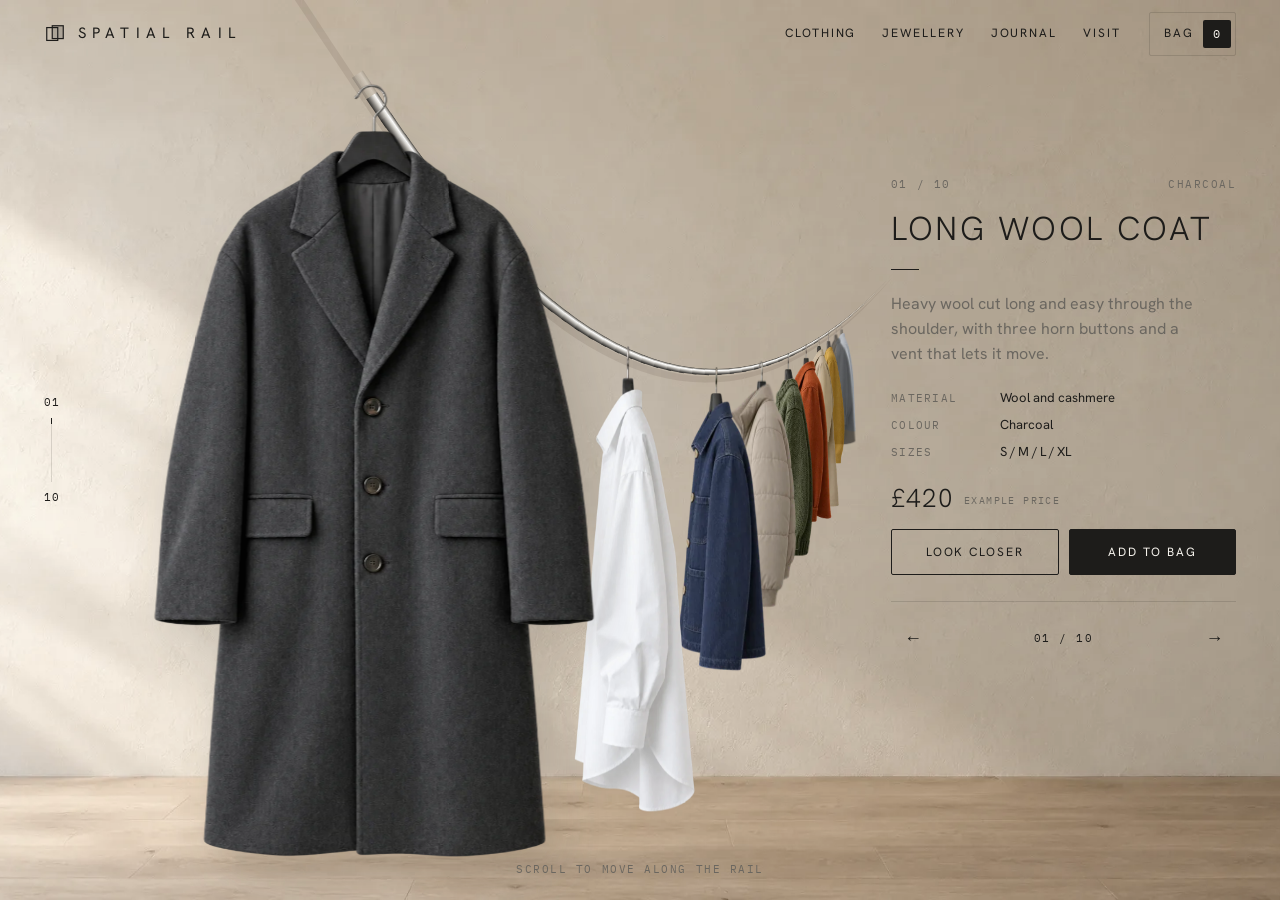
<file: index.html>
<!doctype html>
<html lang="en-GB">
<head>
<meta charset="utf-8">
<meta name="viewport" content="width=device-width, initial-scale=1, viewport-fit=cover">
<title>Spatial Rail live demo / Spatial Sites</title>
<meta name="description" content="Spatial Rail live demo — an interactive menswear demo featuring garments in natural cloth, jewellery, and journal.">
<meta name="robots" content="index, follow">
<meta name="theme-color" content="#000000">
<meta property="og:type" content="website">
<meta property="og:title" content="Spatial Rail live demo">
<meta property="og:description" content="Ten pieces in natural cloth on one rail. Scroll along it, turn a piece round, see it worn.">
<meta property="og:image" content="/demo/poster.webp">
<meta property="og:url" content="https://spatialsites.co/kits/spatial-rail/demo">
<meta name="twitter:card" content="summary_large_image">
<meta name="twitter:title" content="Spatial Rail live demo">
<meta name="twitter:description" content="Ten pieces in natural cloth on one rail. Scroll along it, turn a piece round, see it worn.">
<meta name="twitter:image" content="/demo/poster.webp">
<link rel="canonical" href="https://spatialsites.co/kits/spatial-rail/demo">
<link rel="icon" href="/demo/favicon.svg" type="image/svg+xml">
<link rel="preload" as="font" type="font/woff2" href="/wrapper-fonts/jetbrains-mono-latin.woff2" crossorigin>
<script type="application/ld+json">
{
  "@context": "https://schema.org",
  "@type": "WebSite",
  "name": "Spatial Rail",
  "url": "https://spatialsites.co/kits/spatial-rail/demo",
  "description": "Spatial Rail live demo — an interactive menswear demo featuring garments in natural cloth, jewellery, and journal."
}
</script>
<style>
  @font-face {
    font-family: "JetBrains Mono";
    font-style: normal;
    font-weight: 100 800;
    font-display: swap;
    src: url("/wrapper-fonts/jetbrains-mono-latin.woff2") format("woff2");
  }
  html, body { height: 100%; margin: 0; background: #000; overflow: hidden; }
  .demo-view { position: fixed; inset: 0; z-index: 90; background: #000; overflow: hidden; }
  .demo-view-frame { position: relative; z-index: 1; display: block; width: 100%; height: 100%; border: 0; overflow: clip; }
  .demo-boot {
    position: absolute; inset: 0; z-index: 2;
    display: grid; place-items: center;
    background: #ebe6dd; color: #1d1c1a;
    transition: opacity .35s ease, visibility .35s ease;
  }
  .demo-boot.is-done { opacity: 0; visibility: hidden; }
  .demo-boot-inner { display: grid; justify-items: center; gap: 18px; }
  .demo-boot-mark {
    margin: 0; font: 400 15px/1 "JetBrains Mono", ui-monospace, SFMono-Regular, Menlo, Consolas, monospace;
    letter-spacing: .42em; text-indent: .42em; text-transform: uppercase;
  }
  .demo-boot-bar { position: relative; width: 120px; height: 1px; overflow: hidden; background: rgba(29, 28, 26, .14); }
  .demo-boot-bar::after {
    content: ""; position: absolute; inset: 0; background: #1d1c1a;
    transform: translateX(-100%); animation: demo-boot-progress 1.15s cubic-bezier(.16, 1, .3, 1) infinite;
  }
  @keyframes demo-boot-progress {
    0% { transform: translateX(-100%); }
    60%, 100% { transform: translateX(100%); }
  }
  .demo-view-back {
    position: absolute; left: 14px; bottom: calc(14px + env(safe-area-inset-bottom)); z-index: 3;
    display: flex; align-items: center; gap: 6px;
    padding: 7px 11px 7px 8px;
    border: 1px solid rgba(255, 255, 255, .16); border-radius: 6px;
    background: rgba(10, 10, 12, .72); color: #f4f1ea;
    font: 400 11px/1.5 "JetBrains Mono", ui-monospace, SFMono-Regular, Menlo, Consolas, monospace;
    letter-spacing: .88px; text-transform: uppercase; text-decoration: none;
    box-sizing: border-box;
    -webkit-backdrop-filter: blur(6px); backdrop-filter: blur(6px);
    opacity: .35; transition: opacity .18s ease;
  }
  .demo-view-back:hover, .demo-view-back:focus-visible { opacity: 1; }
  .demo-view-back:focus-visible, .demo-dl-btn:focus-visible { outline: 2px solid #fff; outline-offset: 3px; }
  .demo-view-back svg { flex: none; }
  .demo-dl { position: absolute; right: 14px; bottom: calc(14px + env(safe-area-inset-bottom)); z-index: 3; }
  .demo-dl-btn {
    position: relative; display: inline-flex; align-items: center; justify-content: center;
    width: 48px; height: 48px; padding: 0;
    box-sizing: border-box;
    border: 1px solid rgba(255, 236, 184, .6); border-radius: 50%;
    background: #d4ac55; color: #16120a;
    box-shadow: 0 8px 24px rgba(0, 0, 0, .45); cursor: pointer;
    transition: filter .18s ease, transform .15s ease;
  }
  .demo-dl-btn:hover { filter: brightness(1.07); transform: translateY(-1px); }
  .demo-dl-btn svg { width: 20px; height: 20px; }
  .demo-dl-word {
    position: absolute; right: 58px; top: 9px; padding: 6px 10px;
    border-radius: 4px; background: rgba(10, 10, 12, .86); color: #f4f1ea;
    font: 600 12px/1.2 Inter, system-ui, sans-serif; letter-spacing: .24px;
    white-space: nowrap; opacity: 0; transform: translateX(4px);
    pointer-events: none; transition: opacity .16s ease, transform .16s ease;
  }
  .demo-dl:hover .demo-dl-word, .demo-dl-btn:focus-visible + .demo-dl-word { opacity: 1; transform: none; }
  .sr-only {
    position: absolute; width: 1px; height: 1px; padding: 0; margin: -1px;
    overflow: hidden; clip: rect(0, 0, 0, 0); white-space: nowrap; border: 0;
  }
  @media (max-width: 640px) {
    .demo-view-back { border-radius: 50%; justify-content: center; width: 36px; height: 36px; padding: 0; }
    .demo-view-back span { display: none; }
    .demo-dl-btn { width: 44px; height: 44px; }
    /* Keep the 36px / 44px look but give both controls a 48px touch target. */
    .demo-view-back::before, .demo-dl-btn::before {
      content: ""; position: absolute; border-radius: 50%;
    }
    .demo-view-back::before { inset: -6px; }
    .demo-dl-btn::before { inset: -2px; }
  }
  @media (prefers-reduced-motion: reduce) {
    .demo-view-back, .demo-dl-btn, .demo-dl-word, .demo-boot { transition: none; }
    .demo-boot-bar::after { animation: none; transform: none; opacity: .35; }
  }
</style>
</head>
<body>
<div class="demo-view">
  <h1 class="sr-only">Spatial Rail live demo</h1>
  <iframe src="/demo/index.html" title="Spatial Rail live demo" class="demo-view-frame" allow="fullscreen"></iframe>
  <div class="demo-boot" id="demo-boot" aria-hidden="true">
    <div class="demo-boot-inner">
      <p class="demo-boot-mark">Spatial Rail</p>
      <span class="demo-boot-bar"></span>
    </div>
  </div>
</div>
<script>
  (function () {
    var boot = document.getElementById("demo-boot");
    var frame = document.querySelector(".demo-view-frame");
    if (!boot || !frame) return;
    var started = performance.now();
    var hidden = false;
    function hide() {
      if (hidden) return;
      hidden = true;
      var wait = Math.max(0, 280 - (performance.now() - started));
      setTimeout(function () {
        boot.classList.add("is-done");
        setTimeout(function () { boot.remove(); }, 400);
      }, wait);
    }
    frame.addEventListener("load", hide, { once: true });
    setTimeout(function () {
      try {
        if (frame.contentDocument && frame.contentDocument.location.pathname === "/demo/index.html") hide();
      } catch (_) {}
    }, 0);
    setTimeout(hide, 8000);
  })();
</script>
</body>
</html>
</file>
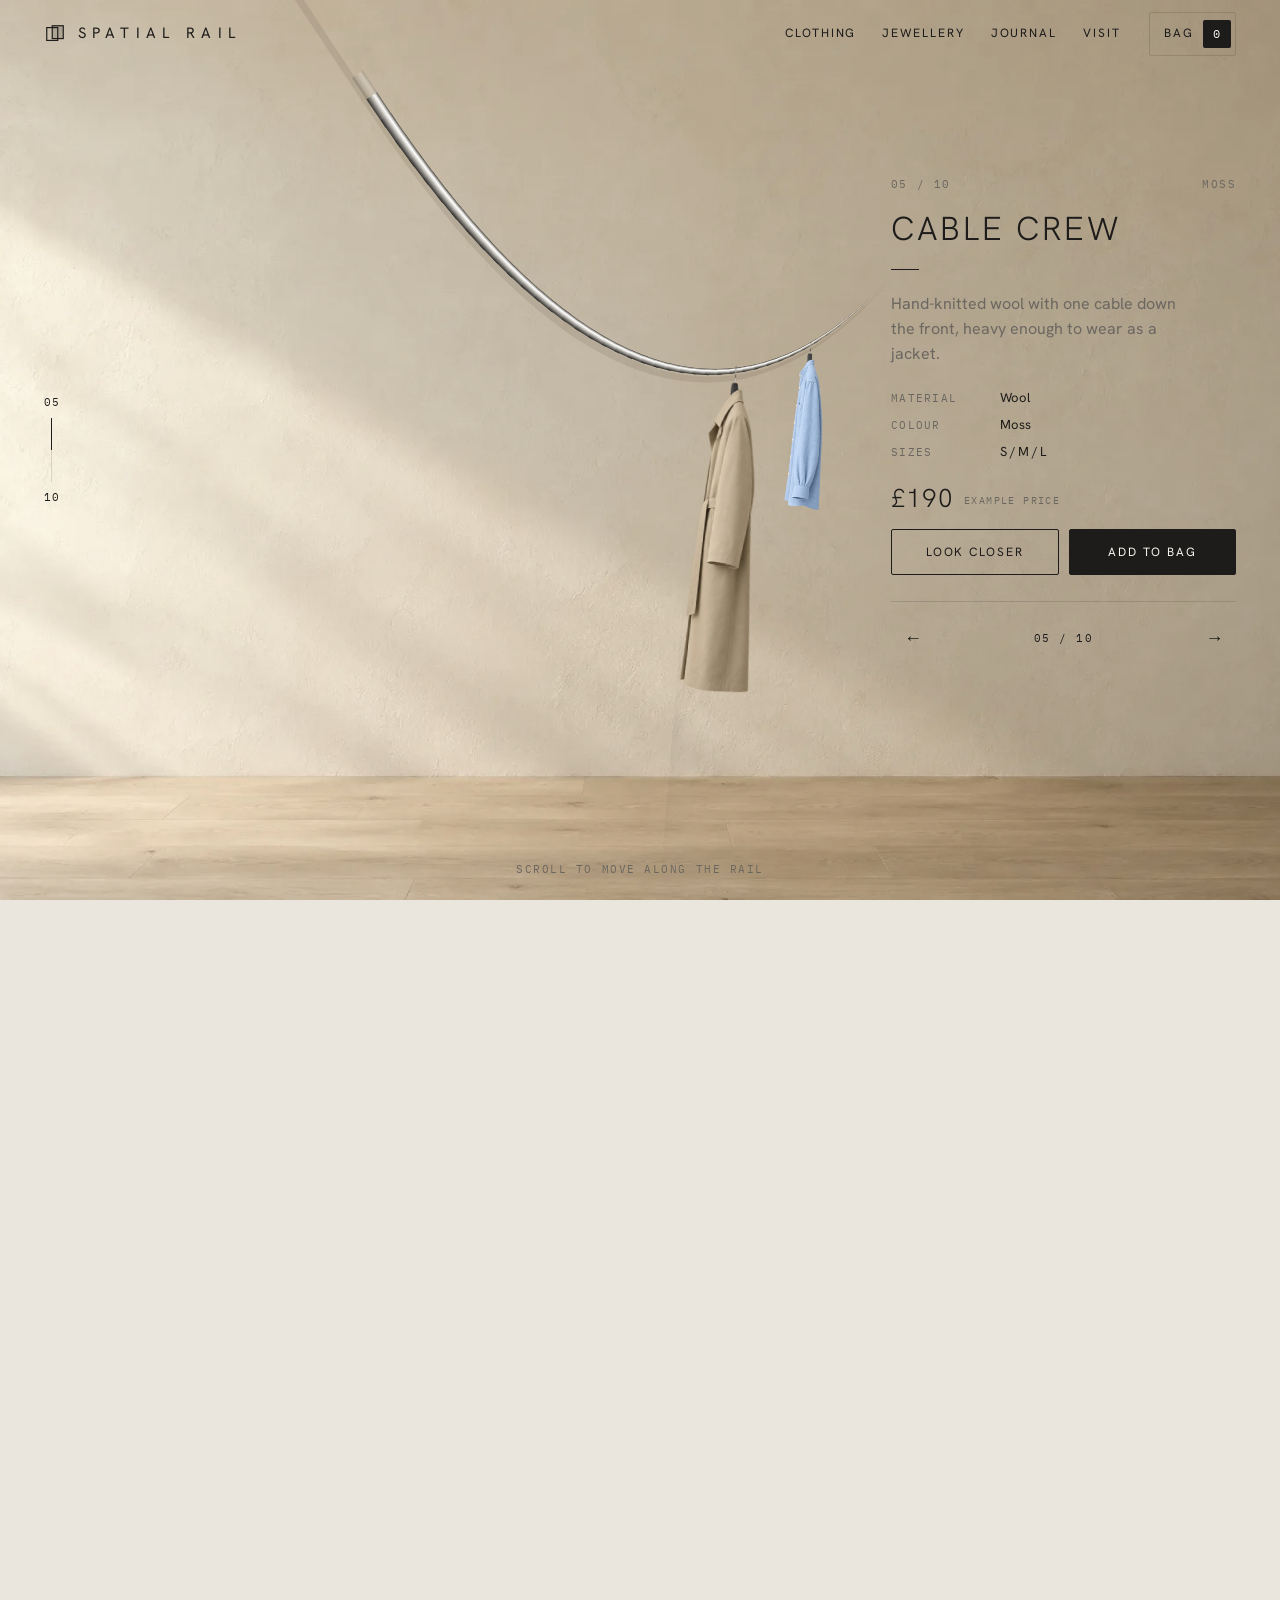
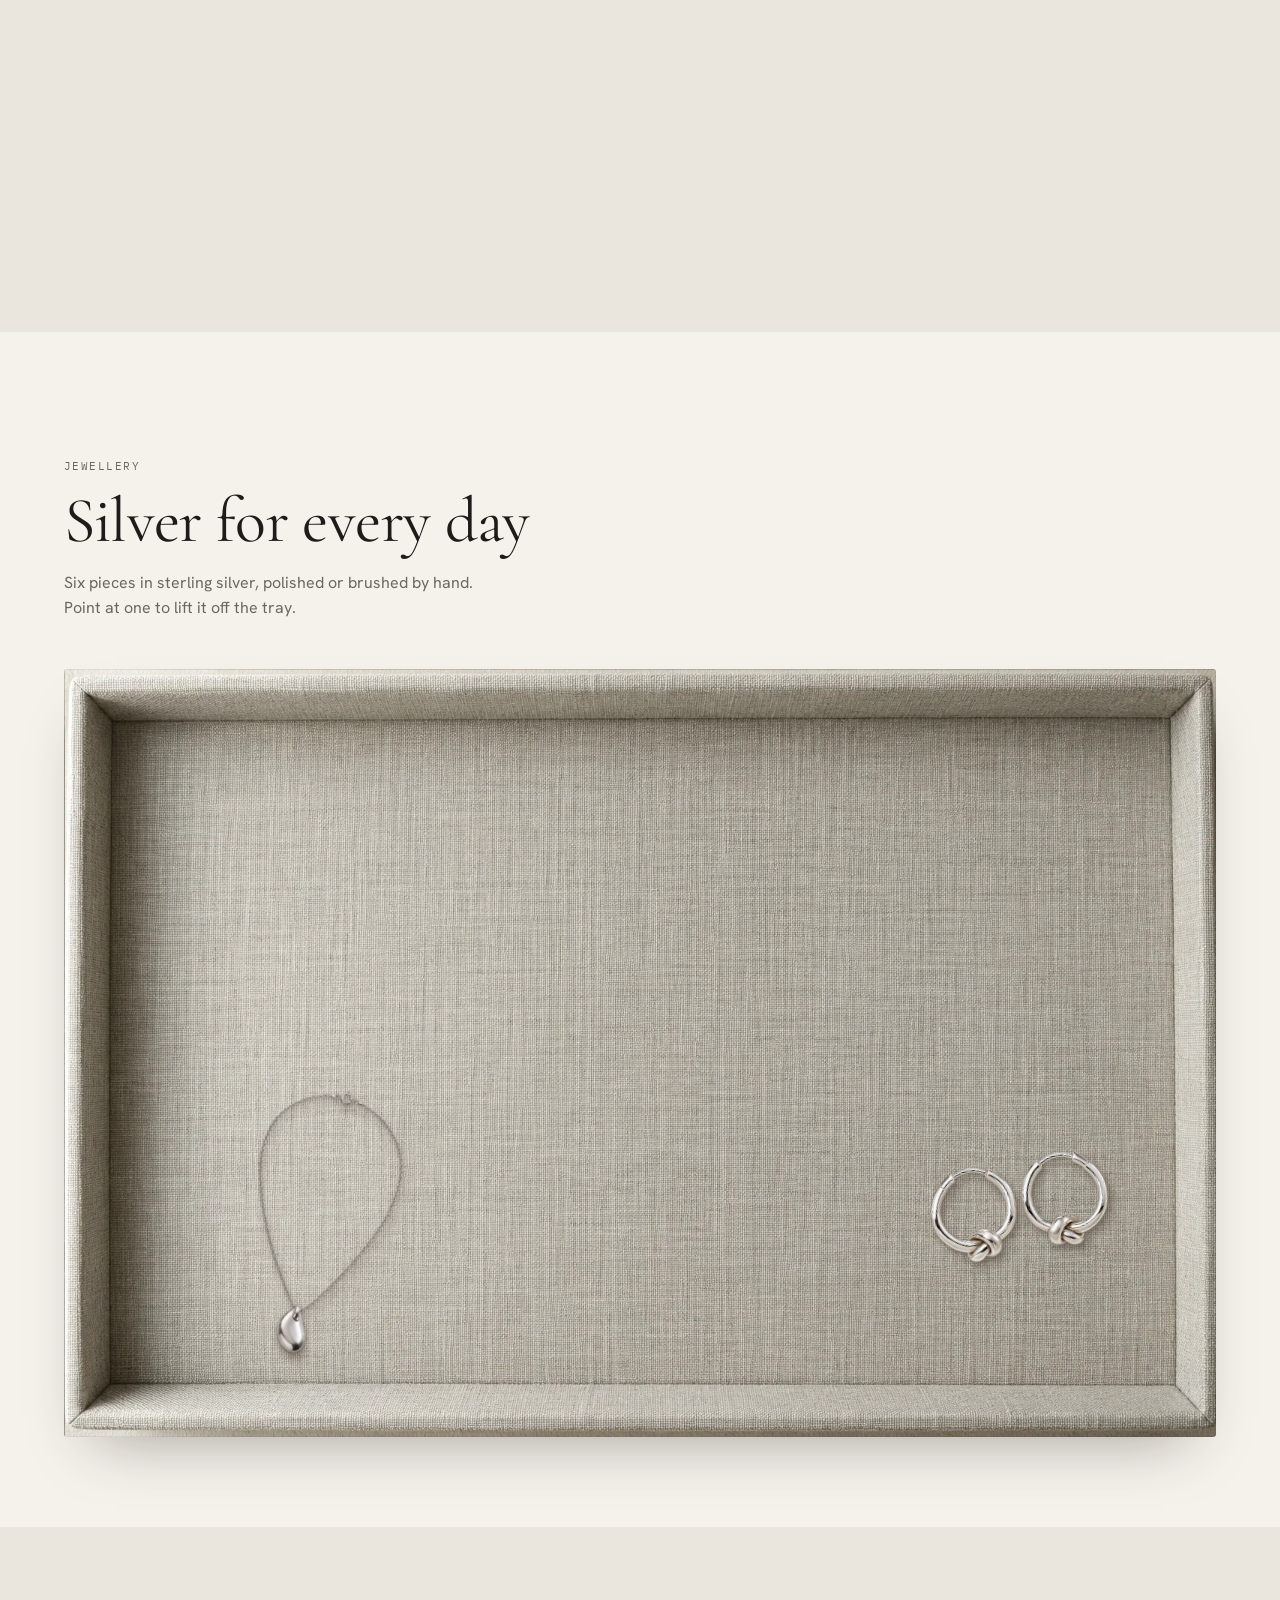
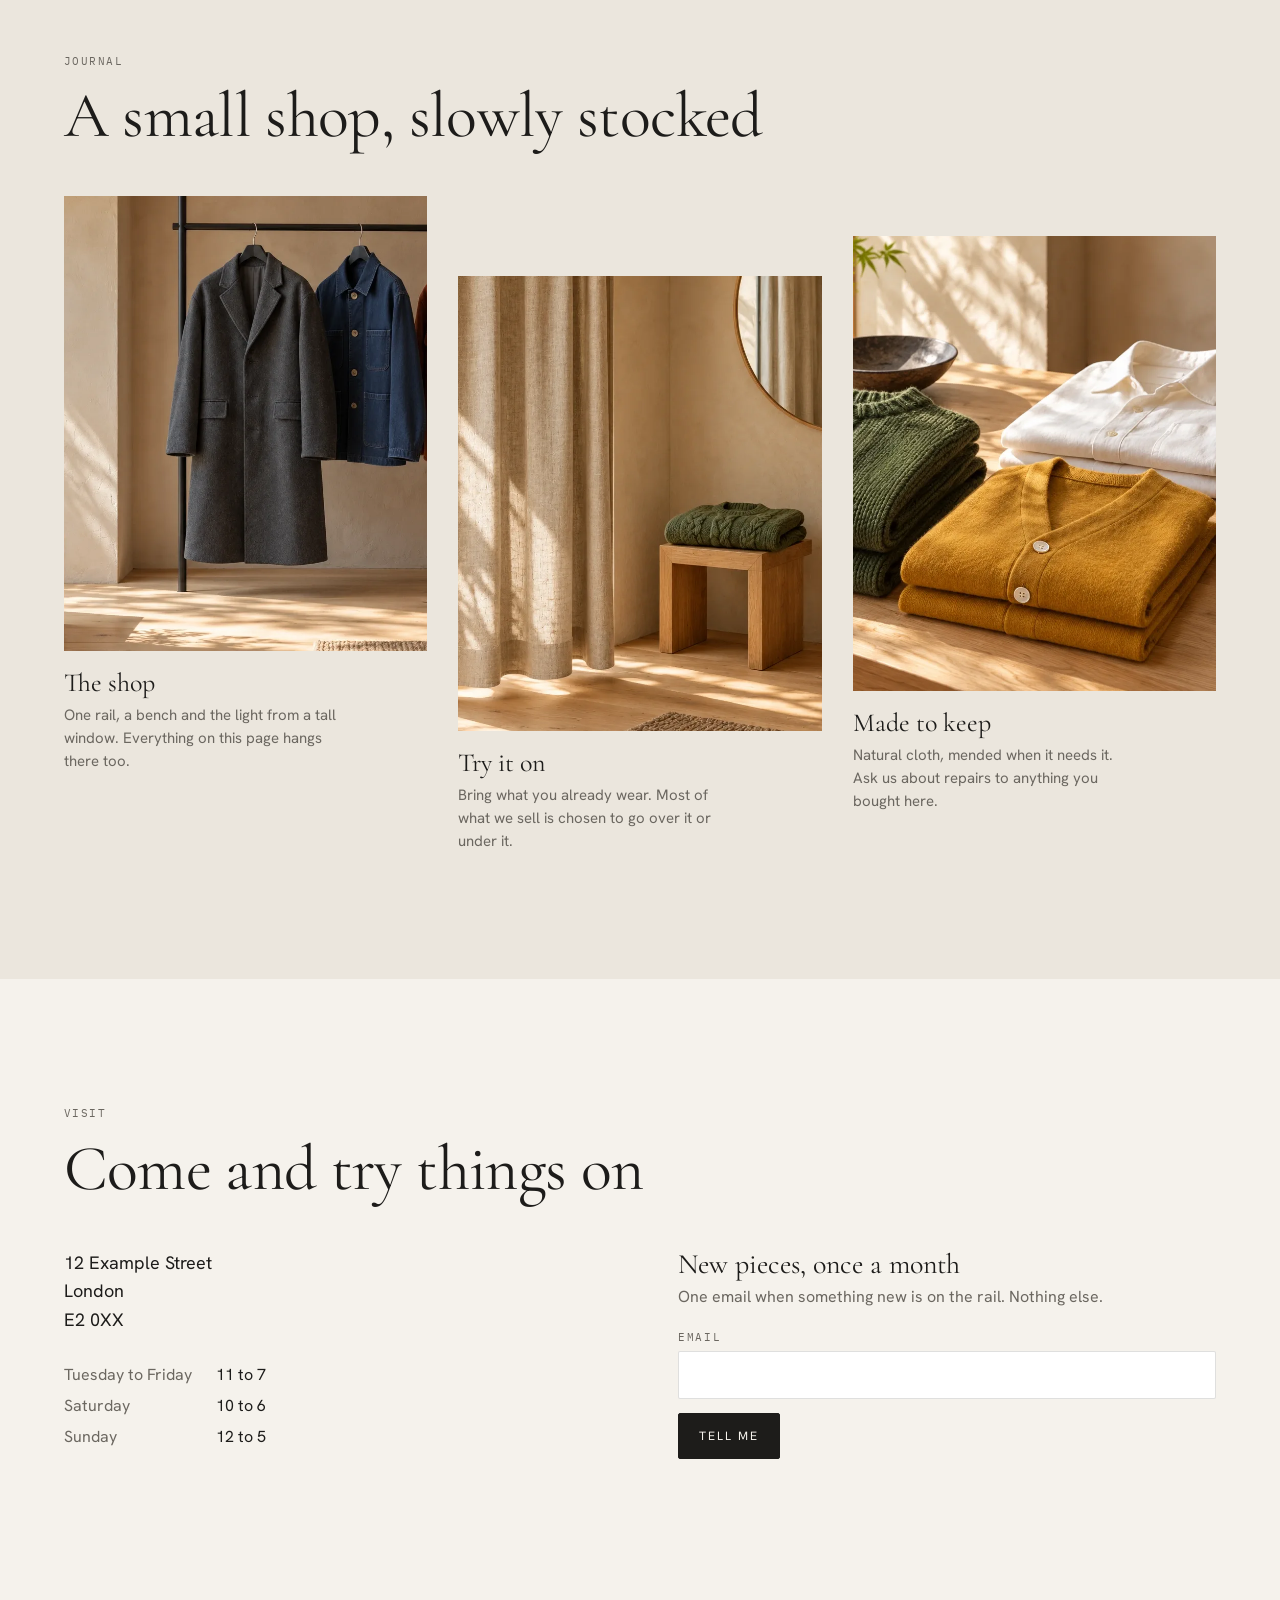
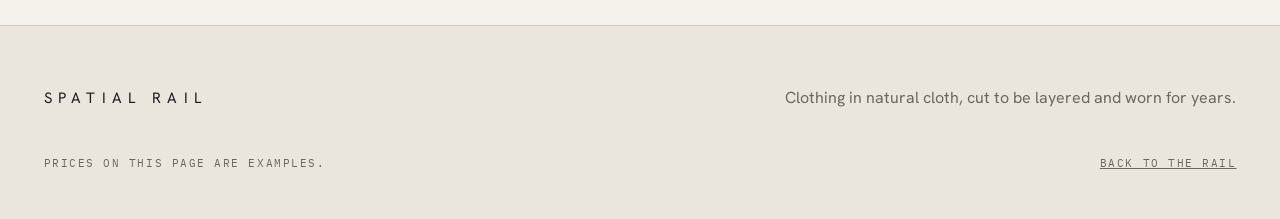
<file: demo/index.html>
<!doctype html>
<html lang="en-GB">
<head><script>(function(){try{if(window.top===window||window.__ssLoad)return;window.__ssLoad=1;var fonts=false,loaded=false,done=false,since=0,last="";function now(){return performance&&performance.now?performance.now():Date.now()}function seen(el){var r=el.getBoundingClientRect();return r.width>0&&r.height>0&&r.bottom>0&&r.right>0&&r.top<innerHeight&&r.left<innerWidth}function pics(){var a=document.images,n=0,k=0;for(var i=0;i<a.length;i++){if(!seen(a[i]))continue;n++;if(a[i].complete)k++}return n?k/n:1}function scene(){var b=document.body;if(!b||b.classList.contains("canvas-ready")||!document.querySelector("canvas"))return true;if(!since)since=now();return now()-since>1200}var cur=[0.1,"page",false];function post(p,ph,ready){cur=[p,ph,ready];try{parent.postMessage({ss:"demo-load",p:p,ph:ph,ready:ready,ms:Math.round(now())},"*")}catch(_){}}addEventListener("message",function(e){if(e.source===parent&&e.data&&e.data.ss==="demo-load?")post(cur[0],cur[1],cur[2])});function tick(){if(done)return;var rs=document.readyState,p=0.1,ph="page",q=1;if(rs!=="loading"){q=pics();p=0.3+(fonts?0.15:0)+0.4*q+(loaded?0.15:0);ph=!fonts?"fonts":(q<1||!loaded)?"pictures":"scene"}var ready=rs!=="loading"&&fonts&&loaded&&q>=1&&scene();if(ready){done=true;p=1;ph="ready"}var key=Math.round(p*100)+ph;if(key!==last){last=key;post(p,ph,ready)}if(!done)setTimeout(tick,120)}if(document.fonts&&document.fonts.ready){document.fonts.ready.then(function(){fonts=true},function(){fonts=true})}else{fonts=true}setTimeout(function(){fonts=true},4000);addEventListener("load",function(){loaded=true});tick()}catch(_){}})();</script><script>(function(){try{if(window.top===window||window.__ssFrameNav)return;window.__ssFrameNav=1;var h=history,r=h.replaceState.bind(h);h.pushState=function(d,u,l){return r(d,u,l)};document.addEventListener("click",function(e){var a=e.target&&e.target.closest?e.target.closest("a"):null;if(!a||e.defaultPrevented||e.button!==0||e.metaKey||e.ctrlKey||e.shiftKey||e.altKey)return;var href=a.getAttribute("href");if(!href||a.hasAttribute("download")||(a.target&&a.target!=="_self"))return;var u;try{u=new URL(href,document.baseURI)}catch(_){return}if(u.protocol!==location.protocol||u.host!==location.host)return;e.preventDefault();var base=/^\/(?:demos|_sites)\/[^/]+\//.exec(location.pathname);if(base&&u.pathname.indexOf(base[0])!==0){window.open(u.href,"_blank","noopener");return}if(u.pathname===location.pathname&&u.search===location.search){var id=decodeURIComponent(u.hash.slice(1));var t=id?document.getElementById(id):document.documentElement;var rm=matchMedia("(prefers-reduced-motion: reduce)").matches;if(t)t.scrollIntoView({behavior:rm?"auto":"smooth",block:"start"});try{r(h.state,"",u.href)}catch(_){}}else{location.replace(u.href)}},true)}catch(_){}})();</script>
<meta charset="utf-8">
<meta name="viewport" content="width=device-width, initial-scale=1, viewport-fit=cover">
<title>Spatial Rail | Clothing in natural cloth, made to be layered</title>
<meta name="description" content="Spatial Rail: ten pieces in natural cloth on one rail, and silver for every day. Scroll along the rail, turn a piece round, see it worn and close up.">
<meta name="robots" content="index, follow">
<meta name="theme-color" content="#ebe6dd">
<meta property="og:type" content="website">
<meta property="og:title" content="Spatial Rail | Clothing in natural cloth">
<meta property="og:description" content="Ten pieces on one rail. Scroll along it, turn a piece round, see it worn.">
<meta property="og:image" content="poster.webp">
<meta property="og:url" content="https://spatialsites.co/kits/spatial-rail/demo">
<link rel="canonical" href="https://spatialsites.co/kits/spatial-rail/demo">
<link rel="icon" href="favicon.svg" type="image/svg+xml">
<link rel="preload" as="font" type="font/woff2" href="assets/fonts/hanken-grotesk-latin-wght-normal.woff2" crossorigin>
<link rel="preload" as="image" href="assets/img/garments/coat-front-sm.webp">
<link rel="stylesheet" href="assets/style.css">
<script type="application/ld+json">
{
  "@context": "https://schema.org",
  "@type": "ClothingStore",
  "name": "Spatial Rail",
  "description": "Spatial Rail: ten pieces in natural cloth on one rail, and silver for every day.",
  "url": "https://spatialsites.co/kits/spatial-rail/demo",
  "telephone": "+44 20 0000 0000",
  "address": {
    "@type": "PostalAddress",
    "streetAddress": "12 Example Street",
    "addressLocality": "London",
    "postalCode": "E2 0XX",
    "addressCountry": "GB"
  }
}
</script>
<script>document.documentElement.classList.add("js")</script>
</head>
<body>
<a class="skip" href="#clothing">Skip to the clothing</a>

<header class="bar" data-bar>
  <a class="mark" href="#top" aria-label="Spatial Rail, back to the rail">
    <svg class="mark-sym" viewBox="0 0 24 24" aria-hidden="true"><rect x="3" y="5" width="12" height="14" fill="none" stroke="currentColor" stroke-width="1.3"/><rect x="9" y="3" width="12" height="14" fill="currentColor" fill-opacity="0.16" stroke="currentColor" stroke-width="1.3"/></svg>
    <span class="mark-name" data-brand>Spatial Rail</span>
  </a>
  <nav class="nav" aria-label="Sections">
    <a class="link" href="#clothing">Clothing</a>
    <a class="link" href="#jewellery">Jewellery</a>
    <a class="link" href="#journal">Journal</a>
    <a class="link" href="#visit">Visit</a>
  </nav>
  <button class="bag-btn" type="button" data-bag-open aria-haspopup="dialog">
    <span>Bag</span><span class="bag-count" data-bag-count>0</span>
  </button>
</header>

<main id="top">
  <section class="rail" id="clothing" data-rail aria-label="The rail">
    <div class="stage" data-stage>
      <div class="wall" data-wall aria-hidden="true"></div>
      <canvas class="rod" data-rod aria-hidden="true"></canvas>
      <div class="hangers" data-hangers></div>
      <p class="tag" data-tag aria-hidden="true"></p>

      <div class="count" aria-hidden="true"><span data-count-now>01</span><i></i><span data-count-all>10</span></div>

      <div class="info" data-info aria-live="polite">
        <p class="info-kicker mono"><span data-info-num>01 / 10</span><span data-info-colour>Charcoal</span></p>
        <h1 class="info-name" data-info-name>Long Wool Coat</h1>
        <i class="info-rule" aria-hidden="true"></i>
        <p class="info-line" data-info-line>Heavy wool cut long and easy through the shoulder, with three horn buttons and a vent that lets it move.</p>
        <dl class="info-specs" data-info-specs><dt>Material</dt><dd>Wool and cashmere</dd><dt>Colour</dt><dd>Charcoal</dd><dt>Sizes</dt><dd>S / M / L / XL</dd></dl>
        <p class="info-price" data-info-price>£420<small>Example price</small></p>
        <div class="info-actions">
          <button class="btn" type="button" data-look>Look closer</button>
          <button class="btn btn-solid" type="button" data-add>Add to bag</button>
        </div>
        <div class="info-nav">
          <button type="button" data-prev aria-label="Previous piece"><span aria-hidden="true">&larr;</span></button>
          <span class="mono" data-info-pos>01 / 10</span>
          <button type="button" data-next aria-label="Next piece"><span aria-hidden="true">&rarr;</span></button>
        </div>
      </div>
      <p class="hint mono" data-hint>Scroll to move along the rail</p>
    </div>
  </section>

  <section class="tray-sec" id="jewellery" aria-labelledby="tray-title">
    <div class="sec-head">
      <p class="kicker mono" data-copy="trayKicker">Jewellery</p>
      <h2 class="sec-title" id="tray-title" data-copy="trayTitle">Silver for every day</h2>
      <p class="sec-line" data-copy="trayLine"></p>
    </div>
    <div class="tray-wrap" data-tray-wrap>
      <div class="tray" data-tray></div>
    </div>
  </section>

  <section class="journal" id="journal" aria-labelledby="journal-title">
    <div class="sec-head">
      <p class="kicker mono" data-copy="journalKicker">Journal</p>
      <h2 class="sec-title" id="journal-title" data-copy="journalTitle">A small shop, slowly stocked</h2>
    </div>
    <div class="journal-grid" data-journal></div>
  </section>

  <section class="visit" id="visit" aria-labelledby="visit-title">
    <div class="sec-head">
      <p class="kicker mono" data-copy="visitKicker">Visit</p>
      <h2 class="sec-title" id="visit-title" data-copy="visitTitle">Come and try things on</h2>
    </div>
    <div class="visit-grid">
      <div class="visit-where">
        <address data-address></address>
        <dl class="hours" data-hours></dl>
      </div>
      <form class="list" data-list novalidate>
        <h3 data-copy="listTitle">New pieces, once a month</h3>
        <p data-copy="listLine"></p>
        <label class="field"><span>Email</span><input type="email" name="email" autocomplete="email" required></label>
        <button class="btn btn-solid" type="submit">Tell me</button>
        <p class="form-note" data-list-note role="status"></p>
      </form>
    </div>
  </section>
</main>

<footer class="foot">
  <div class="foot-row">
    <span class="foot-mark" data-brand>Spatial Rail</span>
    <p data-brand-line></p>
  </div>
  <div class="foot-row foot-small mono">
    <span data-example-note></span>
    <a href="#top">Back to the rail</a>
  </div>
</footer>

<div class="sheet" data-sheet hidden role="dialog" aria-modal="true" aria-labelledby="sheet-title">
  <div class="sheet-panel" data-sheet-panel>
    <button class="sheet-close" type="button" data-sheet-close aria-label="Close"><span aria-hidden="true">&times;</span></button>
    <p class="mono sheet-kicker" data-sheet-kicker></p>
    <h2 class="sheet-title" id="sheet-title" data-sheet-title></h2>
    <p class="sheet-line" data-sheet-line></p>
    <div class="views" data-views role="tablist" aria-label="Views"></div>
    <figure class="sheet-pic" data-sheet-pic></figure>
    <div class="sheet-buy">
      <div class="sizes" data-sizes role="radiogroup" aria-label="Size"></div>
      <p class="info-price" data-sheet-price></p>
      <button class="btn btn-solid btn-wide" type="button" data-sheet-add>Add to bag</button>
    </div>
    <dl class="info-specs sheet-specs" data-sheet-specs></dl>
  </div>
</div>

<div class="bag" data-bag hidden role="dialog" aria-modal="true" aria-labelledby="bag-title">
  <div class="bag-shade" data-bag-close></div>
  <aside class="bag-panel">
    <div class="bag-head"><h2 id="bag-title">Your bag</h2><button type="button" class="sheet-close" data-bag-close aria-label="Close the bag"><span aria-hidden="true">&times;</span></button></div>
    <ul class="bag-list" data-bag-list></ul>
    <div class="bag-foot">
      <p class="bag-total"><span>Total</span><span data-bag-total>£0</span></p>
      <button class="btn btn-solid btn-wide" type="button" data-checkout>Checkout</button>
      <p class="form-note" data-checkout-note role="status"></p>
    </div>
  </aside>
</div>

<p class="toast" data-toast role="status" hidden></p>

<script type="module" src="assets/app.js"></script>
<style data-ss-clip>body{overflow-x:clip}</style></body>
</html>
</file>
<file: demo/assets/style.css>
@font-face{font-family:Hanken Grotesk;src:url(fonts/hanken-grotesk-latin-wght-normal.woff2) format("woff2");font-weight:100 900;font-display:swap}@font-face{font-family:Cormorant Garamond;src:url(fonts/cormorant-garamond-latin-wght-normal.woff2) format("woff2");font-weight:300 700;font-display:swap}@font-face{font-family:IBM Plex Mono;src:url(fonts/ibm-plex-mono-latin-400-normal.woff2) format("woff2");font-weight:400;font-display:swap}:root{--ground: #ebe6dd;--paper: #f5f2ec;--ink: #1d1c1a;--muted: #6b6760;--line: rgba(29, 28, 26, .14);--tone: #353536;--wallc: #e6e1d8;--sans: "Hanken Grotesk", "Helvetica Neue", Arial, sans-serif;--serif: "Cormorant Garamond", Georgia, serif;--mono: "IBM Plex Mono", ui-monospace, monospace;--gut: clamp(16px, 3.4vw, 56px);--bar: 68px;--ease: cubic-bezier(.16, 1, .3, 1);color-scheme:light}*{box-sizing:border-box}html{-webkit-text-size-adjust:100%;scroll-behavior:smooth;scroll-padding-top:calc(var(--bar) + 16px)}html,body{overflow-x:clip}body{margin:0;background:var(--ground);color:var(--ink);font:400 16px/1.55 var(--sans);-webkit-font-smoothing:antialiased}img{display:block;max-width:100%}button{font:inherit;color:inherit}a{color:inherit}.mono{font-family:var(--mono);font-size:11px;letter-spacing:.14em;text-transform:uppercase}.skip{position:fixed;left:12px;top:-60px;z-index:100;background:var(--ink);color:var(--paper);padding:10px 14px;border-radius:2px}.skip:focus{top:12px}:focus-visible{outline:2px solid var(--ink);outline-offset:3px}.bar{position:fixed;inset:0 0 auto;z-index:50;height:var(--bar);display:flex;align-items:center;gap:28px;padding:0 var(--gut);transition:background .3s,border-color .3s;border-bottom:1px solid transparent}.bar.is-solid{background:#f5f2ecdb;-webkit-backdrop-filter:blur(12px);backdrop-filter:blur(12px);border-color:var(--line)}.mark{display:inline-flex;align-items:center;gap:12px;min-height:44px;text-decoration:none}.mark-sym{width:22px;height:22px}.mark-name{font-weight:400;font-size:15px;letter-spacing:.42em;text-transform:uppercase}.nav{display:flex;gap:26px;margin-left:auto}.link{text-decoration:none;font-size:12px;letter-spacing:.16em;text-transform:uppercase;position:relative;display:inline-flex;align-items:center;min-height:44px}.link:after{content:"";position:absolute;left:0;right:0;bottom:10px;height:1px;background:currentColor;transform:scaleX(0);transform-origin:left;transition:transform .3s var(--ease)}.link:hover:after,.link.is-here:after{transform:scaleX(1)}.bag-btn{display:inline-flex;align-items:center;gap:10px;height:44px;padding:0 4px 0 14px;border:1px solid var(--line);background:none;border-radius:2px;cursor:pointer;font-size:12px;letter-spacing:.16em;text-transform:uppercase}.bag-count{min-width:28px;height:28px;display:grid;place-items:center;background:var(--ink);color:var(--paper);font:400 12px/1 var(--mono);border-radius:2px}.btn{display:inline-flex;align-items:center;justify-content:center;gap:10px;min-height:46px;padding:0 20px;border:1px solid var(--ink);border-radius:2px;background:none;cursor:pointer;text-decoration:none;font-size:12px;letter-spacing:.16em;text-transform:uppercase;transition:background .2s,color .2s,transform .2s var(--ease)}.btn:hover,.btn-solid{background:var(--ink);color:var(--paper)}.btn-solid:hover{background:#000}.btn:active{transform:translateY(1px)}.btn-wide{width:100%}.rail{position:relative;height:calc(var(--steps, 9) * var(--step, 72svh) + 100svh)}.stage{position:sticky;top:0;height:100svh;overflow:hidden;background:var(--wallc);transition:background .12s linear}.wall{position:absolute;inset:0;pointer-events:none;background:linear-gradient(118deg,#ffffff80,#ffffff1f 34%,#0000 52%,#28201812),radial-gradient(120% 90% at 10% 0%,#fffcf48c,#fffcf400 60%),linear-gradient(to bottom,#0000 78%,#3c2e2012 92%,#3c2e201a)}.wall.has-photo{background-size:cover;background-position:center bottom}.wall.has-photo:after{content:"";position:absolute;inset:0;background:var(--tint, transparent);mix-blend-mode:color;opacity:.3;transition:background .12s linear}.rod{position:absolute;inset:0;width:100%;height:100%;pointer-events:none}.hangers{position:absolute;inset:0;z-index:1}.hanger{position:absolute;left:0;top:0;transform-origin:50% 3.2%;will-change:transform;pointer-events:none}.hanger img{position:absolute;inset:0;width:100%;height:100%;user-select:none;-webkit-user-drag:none;transform-origin:50% 50%}.hanger .front{filter:drop-shadow(14px 22px 26px rgba(40,30,20,.16))}.stage.is-pointing{cursor:pointer}.tag{position:absolute;left:0;top:0;margin:0;padding:7px 10px;background:var(--paper);border-radius:2px;font:400 11px/1 var(--mono);letter-spacing:.12em;text-transform:uppercase;box-shadow:0 6px 18px #1e140a1f;opacity:0;transition:opacity .2s;pointer-events:none;white-space:nowrap;z-index:30}.tag.is-on{opacity:1}.count{position:absolute;left:var(--gut);top:50%;transform:translateY(-50%);display:grid;justify-items:center;gap:10px;font:400 11px/1 var(--mono);letter-spacing:.1em;z-index:20}.count i{width:1px;height:64px;background:var(--line);position:relative;overflow:hidden}.count i:after{content:"";position:absolute;left:0;right:0;top:0;height:var(--prog, 10%);background:var(--ink);transition:height .2s}.info{position:absolute;right:var(--gut);top:calc(var(--bar) + 12svh);width:min(380px,27vw);z-index:20}.info-kicker{display:flex;justify-content:space-between;margin:0 0 18px;color:var(--muted)}.info-name{margin:0;font:300 clamp(28px,2.6vw,42px)/1.08 var(--sans);letter-spacing:.08em;text-transform:uppercase}.info-rule{display:block;width:28px;height:1px;background:var(--ink);margin:22px 0}.info-line{margin:0 0 22px;color:var(--muted);max-width:34ch}.info-specs{display:grid;grid-template-columns:7.5em 1fr;gap:6px 12px;margin:0 0 22px;font-size:13px}.info-specs dt{font:400 11px/1.9 var(--mono);letter-spacing:.12em;text-transform:uppercase;color:var(--muted)}.info-specs dd{margin:0}.info-price{margin:0 0 18px;font:300 26px/1 var(--sans);letter-spacing:.04em;font-variant-numeric:tabular-nums}.info-price small{font:400 10px/1 var(--mono);letter-spacing:.14em;color:var(--muted);text-transform:uppercase;margin-left:10px;vertical-align:middle}.info-actions{display:grid;grid-template-columns:1fr 1fr;gap:10px}.info-nav{display:flex;align-items:center;justify-content:space-between;margin-top:26px;padding-top:14px;border-top:1px solid var(--line)}.info-nav button{width:44px;height:44px;border:0;background:none;cursor:pointer;font-size:18px;transition:transform .2s var(--ease)}.info-nav button:hover{transform:translate(var(--nudge, 3px))}.info-nav button[data-prev]{--nudge: -3px}.info .swap{display:inline-block;animation:rise .52s var(--ease) both}@keyframes rise{0%{opacity:0;transform:translateY(14px)}to{opacity:1;transform:none}}.hint{position:absolute;left:50%;bottom:22px;transform:translate(-50%);margin:0;color:var(--muted);z-index:20;transition:opacity .4s}.hint.is-gone{opacity:0}.sec-head{max-width:1240px;margin:0 auto;padding:0 var(--gut)}.kicker{margin:0 0 14px;color:var(--muted)}.sec-title{margin:0;font:400 clamp(38px,5vw,72px)/1 var(--serif);letter-spacing:-.01em;text-wrap:balance}.sec-line{margin:18px 0 0;max-width:46ch;color:var(--muted)}.tray-sec{padding:clamp(90px,14vh,150px) 0 clamp(70px,10vh,120px);background:var(--paper)}.tray-wrap{max-width:1240px;margin:48px auto 0;padding:0 var(--gut);perspective:1800px}.tray{position:relative;aspect-ratio:3 / 2;border-radius:3px;transform:rotateX(var(--rx, 0deg)) rotateY(var(--ry, 0deg));transition:transform .6s var(--ease);background-color:#cdc8bf;background-image:radial-gradient(120% 100% at 30% 10%,#ffffff47,#fff0 60%),repeating-linear-gradient(0deg,#ffffff0d 0 1px,#00000008 1px 2px),repeating-linear-gradient(90deg,#ffffff0a 0 1px,#00000006 1px 3px);background-size:cover;box-shadow:0 30px 60px -30px #281e1466,inset 0 0 0 1px #0000000d}.tray.has-photo{background-position:center}.piece{position:absolute;padding:0;border:0;background:none;cursor:pointer;transform:translate(-50%,-50%) rotate(var(--turn, 0deg));transition:transform .5s var(--ease)}.piece img{width:100%;height:auto;filter:drop-shadow(3px 6px 4px rgba(50,38,26,.32)) drop-shadow(1px 2px 1px rgba(50,38,26,.2));transition:filter .5s var(--ease)}.piece:hover,.piece:focus-visible,.piece.is-lifted{transform:translate(-50%,-50%) translate(-4px,-10px) rotate(var(--turn, 0deg)) scale(1.06);z-index:2}.piece:hover img,.piece:focus-visible img,.piece.is-lifted img{filter:drop-shadow(14px 26px 16px rgba(50,38,26,.24)) drop-shadow(4px 8px 4px rgba(50,38,26,.14))}.piece:focus-visible{outline:none}.piece-name{position:absolute;left:50%;top:100%;transform:translate(-50%,8px) rotate(calc(-1 * var(--turn, 0deg)));white-space:nowrap;font:400 11px/1 var(--mono);letter-spacing:.12em;text-transform:uppercase;opacity:0;transition:opacity .3s;pointer-events:none}.piece:hover .piece-name,.piece:focus-visible .piece-name,.piece.is-lifted .piece-name{opacity:1}.journal{padding:clamp(90px,14vh,150px) 0}.journal-grid{max-width:1240px;margin:48px auto 0;padding:0 var(--gut);display:grid;grid-template-columns:repeat(3,1fr);gap:clamp(16px,2.4vw,36px);align-items:start}.journal-grid figure{margin:0}.journal-grid figure:nth-child(2){margin-top:80px}.journal-grid figure:nth-child(3){margin-top:40px}.jpic{position:relative;overflow:hidden;aspect-ratio:4 / 5;background:#ddd7cd}.jpic img{width:100%;height:115%;object-fit:cover;transform:translateY(var(--par, 0px))}.jpic:after{content:"";position:absolute;inset:0;background:var(--ground);transform-origin:top;transform:scaleY(0);transition:transform 1.1s var(--ease)}.js .jpic.is-waiting:after{transform:scaleY(1)}.journal-grid h3{margin:18px 0 6px;font:400 26px/1.1 var(--serif)}.journal-grid p{margin:0;color:var(--muted);font-size:15px;max-width:34ch}.visit{padding:clamp(90px,14vh,150px) 0;background:var(--paper)}.visit-grid{max-width:1240px;margin:48px auto 0;padding:0 var(--gut);display:grid;grid-template-columns:1fr 1fr;gap:clamp(30px,6vw,100px)}address{font-style:normal;font-size:18px;line-height:1.6}.hours{display:grid;grid-template-columns:auto 1fr;gap:6px 24px;margin:28px 0 0}.hours dt{color:var(--muted)}.hours dd{margin:0;font-variant-numeric:tabular-nums}.list h3{margin:0 0 6px;font:400 28px/1.1 var(--serif)}.list p{margin:0 0 22px;color:var(--muted)}.field{display:grid;gap:8px;margin-bottom:14px}.field span{font:400 11px/1 var(--mono);letter-spacing:.14em;text-transform:uppercase;color:var(--muted)}.field input{height:48px;padding:0 14px;border:1px solid var(--line);border-radius:2px;background:#fff;font:inherit}.field input:focus{outline:none;border-color:var(--ink)}.form-note{min-height:1.4em;margin:12px 0 0;font-size:13px;color:var(--muted)}.foot{padding:60px var(--gut) 34px;border-top:1px solid var(--line)}.foot-row{display:flex;justify-content:space-between;align-items:baseline;gap:20px;max-width:1240px;margin:0 auto}.foot-row p{margin:0;color:var(--muted)}.foot-mark{font-size:15px;letter-spacing:.42em;text-transform:uppercase}.foot-small{margin-top:30px;color:var(--muted);align-items:center}.foot-small a{display:inline-flex;align-items:center;min-height:44px}.sheet{position:fixed;inset:0;z-index:60;background:#1d1c1a24;cursor:zoom-out}.sheet[hidden]{display:none}.sheet-panel{position:absolute;top:0;right:0;bottom:0;width:min(540px,42vw);overflow-y:auto;overscroll-behavior:contain;cursor:auto;display:flex;flex-direction:column;background:var(--paper);padding:calc(var(--bar) + 18px) clamp(22px,2.6vw,40px) 40px;box-shadow:-30px 0 60px #1e140a1f}.sheet-close{position:absolute;top:calc(var(--bar) + 8px);right:14px;width:44px;height:44px;border:0;background:none;cursor:pointer;font-size:28px;line-height:1}.sheet-kicker{margin:0 0 12px;color:var(--muted)}.sheet-title{margin:0 50px 8px 0;font:300 30px/1.1 var(--sans);letter-spacing:.08em;text-transform:uppercase}.views{display:flex;gap:22px;border-bottom:1px solid var(--line);margin-bottom:14px}.views button{position:relative;padding:10px 0;border:0;background:none;cursor:pointer;font:400 11px/1 var(--mono);letter-spacing:.14em;text-transform:uppercase;color:var(--muted)}.views button[aria-selected=true]{color:var(--ink)}.views button[aria-selected=true]:after{content:"";position:absolute;left:0;right:0;bottom:-1px;height:1px;background:var(--ink)}.sheet-pic{position:relative;flex:1 1 auto;min-height:170px;margin:0 0 16px;background:#e7e2d9;overflow:hidden}.sheet-pic.is-tray{background:#e4e1dc}.sheet-pic img{position:absolute;inset:0;width:100%;height:100%;object-fit:contain;animation:fade .42s ease both}.sheet-pic.is-square img{object-fit:cover}.sheet-pic img.is-cut{object-fit:contain;padding:6%}@keyframes fade{0%{opacity:0;transform:scale(1.02)}to{opacity:1;transform:none}}.sheet-line{margin:0 0 14px;color:var(--muted);font-size:15px}.sheet-buy{flex:none;display:grid;grid-template-columns:auto 1fr;align-items:center;gap:12px 18px}.sheet-buy .sizes{grid-column:1 / -1}.sheet-buy .info-price{margin:0;font-size:22px;white-space:nowrap}.sheet-buy .info-price small{display:block;margin:4px 0 0}.sheet-specs{flex:none;margin:18px 0 0}.sizes{display:flex;flex-wrap:wrap;gap:8px;margin:0}.sizes button{min-width:48px;height:44px;border:1px solid var(--line);border-radius:2px;background:none;cursor:pointer;font:400 12px/1 var(--mono)}.sizes button[aria-checked=true]{border-color:var(--ink);background:var(--ink);color:var(--paper)}.bag{position:fixed;inset:0;z-index:70}.bag[hidden]{display:none}.bag-shade{position:absolute;inset:0;background:#1d1c1a3d}.bag-panel{position:absolute;top:0;right:0;bottom:0;width:min(420px,100vw);background:var(--paper);display:flex;flex-direction:column}.bag-head{display:flex;justify-content:space-between;align-items:center;padding:18px 20px 18px 24px;border-bottom:1px solid var(--line)}.bag-head h2{margin:0;font:300 18px/1 var(--sans);letter-spacing:.16em;text-transform:uppercase}.bag-head .sheet-close{position:static}.bag-list{list-style:none;margin:0;padding:8px 24px;overflow-y:auto;flex:1}.bag-list li{display:grid;grid-template-columns:64px 1fr auto;gap:14px;align-items:center;padding:14px 0;border-bottom:1px solid var(--line)}.bag-list img{width:64px;height:80px;object-fit:contain;background:#ebe6dd}.bag-list .meta{font-size:14px}.bag-list .meta span{display:block;color:var(--muted);font-size:12px}.bag-list .qty{display:flex;align-items:center;gap:6px}.bag-list .qty button{width:32px;height:32px;border:1px solid var(--line);background:none;border-radius:2px;cursor:pointer}.bag-empty{padding:30px 0;color:var(--muted)}.bag-foot{padding:18px 24px calc(22px + env(safe-area-inset-bottom));border-top:1px solid var(--line)}.bag-total{display:flex;justify-content:space-between;margin:0 0 14px;font-size:18px}.toast{position:fixed;left:50%;bottom:26px;z-index:80;transform:translate(-50%);margin:0;padding:12px 18px;background:var(--ink);color:var(--paper);border-radius:2px;font-size:14px;box-shadow:0 10px 30px #0003}.toast[hidden]{display:none}@media(max-width:759px),(max-width:1099px)and (orientation:portrait){:root{--bar: 58px}.nav{display:none}.bar{background:#f5f2ece6;-webkit-backdrop-filter:blur(12px);backdrop-filter:blur(12px);border-color:var(--line)}.bag-btn{margin-left:auto}.count{display:none}.info{left:var(--gut);right:var(--gut);max-width:560px;margin:0 auto;top:auto;bottom:calc(18px + env(safe-area-inset-bottom));width:auto;padding:16px 16px 14px;background:#f5f2ece6;-webkit-backdrop-filter:blur(10px);backdrop-filter:blur(10px);border-radius:2px}.info-kicker{margin-bottom:8px}.info-name{font-size:22px}.info-rule,.info-line,.info-specs,.info-nav{display:none}.info-price{font-size:20px;margin-bottom:12px}.hint{display:none}.sheet{cursor:auto}.sheet-panel{top:auto;left:0;width:auto;height:90svh;padding:22px var(--gut) calc(30px + env(safe-area-inset-bottom));border-radius:6px 6px 0 0;box-shadow:0 -20px 60px #1e140a2e}.sheet-close{top:10px;right:8px}.sheet-title{font-size:22px}.sheet-line{font-size:14px;margin-bottom:10px}.sheet-specs{font-size:12px}.sizes{flex-wrap:nowrap}.sizes button{flex:1;min-width:0}.tray-wrap{padding:0}.tray{border-radius:0}.journal-grid{grid-template-columns:1fr}.journal-grid figure:nth-child(n){margin-top:0}.visit-grid{grid-template-columns:1fr}.foot-row{flex-direction:column}}@media(prefers-reduced-motion:reduce){html{scroll-behavior:auto}*,*:before,*:after{animation-duration:1ms!important;transition-duration:1ms!important}}
</file>
